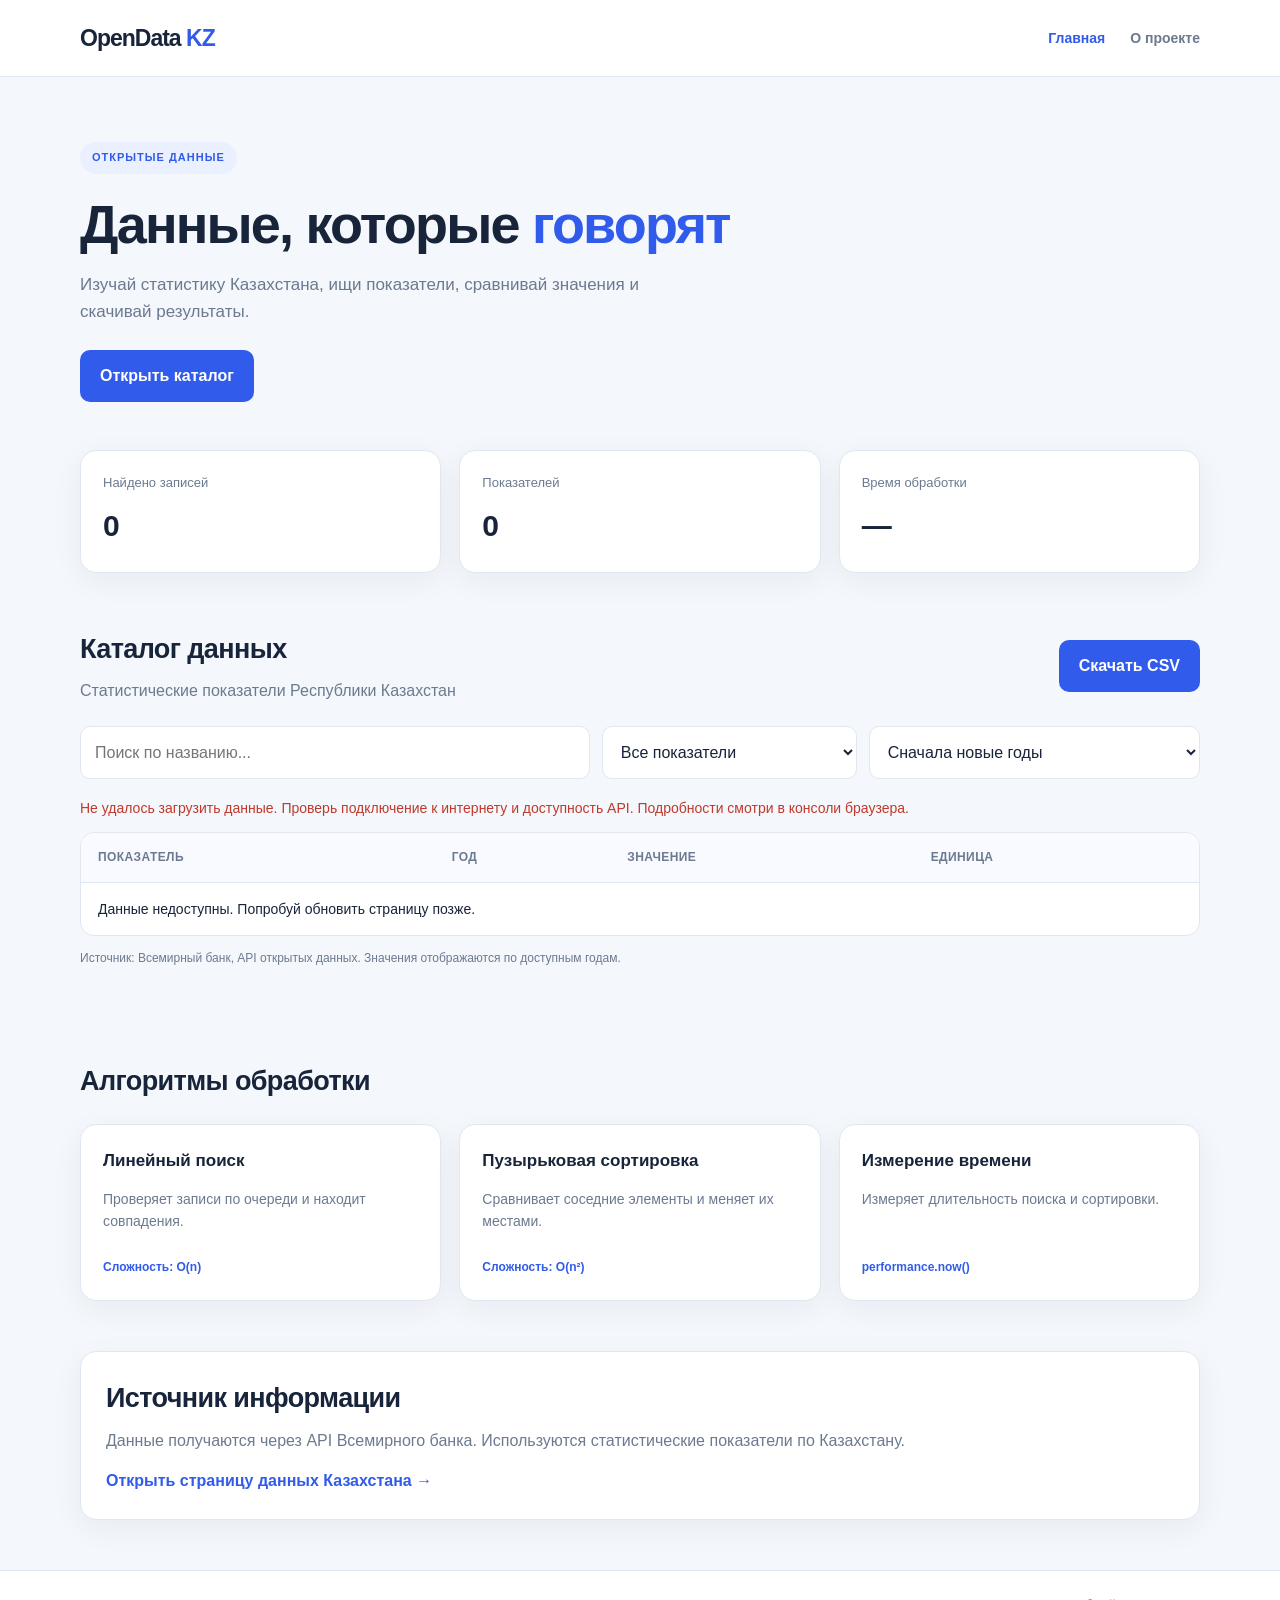
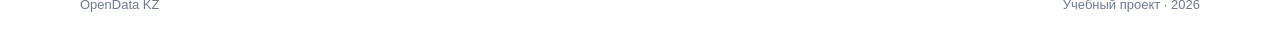
<file: index.html>
<!DOCTYPE html>
<html lang="ru">
<head>
    <meta charset="UTF-8">
    <meta name="viewport" content="width=device-width, initial-scale=1.0">
    <meta name="description" content="Каталог открытых данных Казахстана">
    <title>OpenData KZ — Открытые данные</title>
    <link rel="stylesheet" href="style.css">
    <script src="script.js" defer></script>
</head>
<body>
    <header class="header">
        <div class="container header-content">
            <a href="index.html" class="logo">OpenData <span>KZ</span></a>
            <nav>
                <a href="index.html" class="active">Главная</a>
                <a href="about.html">О проекте</a>
            </nav>
        </div>
    </header>

    <main class="container">
        <section class="hero">
            <div class="hero-label">ОТКРЫТЫЕ ДАННЫЕ</div>
            <h1>Данные, которые <span>говорят</span></h1>
            <p>
                Изучай статистику Казахстана, ищи показатели,
                сравнивай значения и скачивай результаты.
            </p>
            <a href="#catalog" class="main-button">Открыть каталог</a>
        </section>

        <section class="stats">
            <article class="stat-card">
                <span>Найдено записей</span>
                <strong id="recordCount">0</strong>
            </article>
            <article class="stat-card">
                <span>Показателей</span>
                <strong id="indicatorCount">0</strong>
            </article>
            <article class="stat-card">
                <span>Время обработки</span>
                <strong id="timeCount">0 мс</strong>
            </article>
        </section>

        <section id="catalog" class="catalog">
            <div class="section-heading">
                <div>
                    <h2>Каталог данных</h2>
                    <p>Статистические показатели Республики Казахстан</p>
                </div>
                <button id="downloadBtn" class="download-button">
                    Скачать CSV
                </button>
            </div>

            <div class="filters">
                <input
                    type="search"
                    id="searchInput"
                    placeholder="Поиск по названию..."
                    aria-label="Поиск по названию"
                >

                <select id="categorySelect" aria-label="Фильтр показателей">
                    <option value="all">Все показатели</option>
                </select>

                <select id="sortSelect" aria-label="Сортировка">
                    <option value="year-desc">Сначала новые годы</option>
                    <option value="year-asc">Сначала старые годы</option>
                    <option value="name-asc">По названию А–Я</option>
                    <option value="value-desc">По значению: больше</option>
                    <option value="value-asc">По значению: меньше</option>
                </select>
            </div>

            <div id="status" class="status" role="status" aria-live="polite">
                Загружаем данные из API...
            </div>

            <div class="table-wrapper">
                <table>
                    <thead>
                        <tr>
                            <th>Показатель</th>
                            <th>Год</th>
                            <th>Значение</th>
                            <th>Единица</th>
                        </tr>
                    </thead>
                    <tbody id="dataTable">
                        <tr>
                            <td colspan="4">Загрузка данных...</td>
                        </tr>
                    </tbody>
                </table>
            </div>

            <p class="table-note">
                Источник: Всемирный банк, API открытых данных.
                Значения отображаются по доступным годам.
            </p>
        </section>

        <section class="algorithm">
            <h2>Алгоритмы обработки</h2>
            <div class="algorithm-grid">
                <article>
                    <h3>Линейный поиск</h3>
                    <p>Проверяет записи по очереди и находит совпадения.</p>
                    <span>Сложность: O(n)</span>
                </article>
                <article>
                    <h3>Пузырьковая сортировка</h3>
                    <p>Сравнивает соседние элементы и меняет их местами.</p>
                    <span>Сложность: O(n²)</span>
                </article>
                <article>
                    <h3>Измерение времени</h3>
                    <p>Измеряет длительность поиска и сортировки.</p>
                    <span>performance.now()</span>
                </article>
            </div>
        </section>

        <section class="source-card">
            <h2>Источник информации</h2>
            <p>
                Данные получаются через API Всемирного банка.
                Используются статистические показатели по Казахстану.
            </p>
            <a href="https://data.worldbank.org/country/kazakhstan"
               target="_blank" rel="noopener noreferrer">
                Открыть страницу данных Казахстана →
            </a>
        </section>
    </main>

    <footer>
        <div class="container footer-content">
            <span>OpenData KZ</span>
            <span>Учебный проект · 2026</span>
        </div>
    </footer>
</body>
</html>
</file>
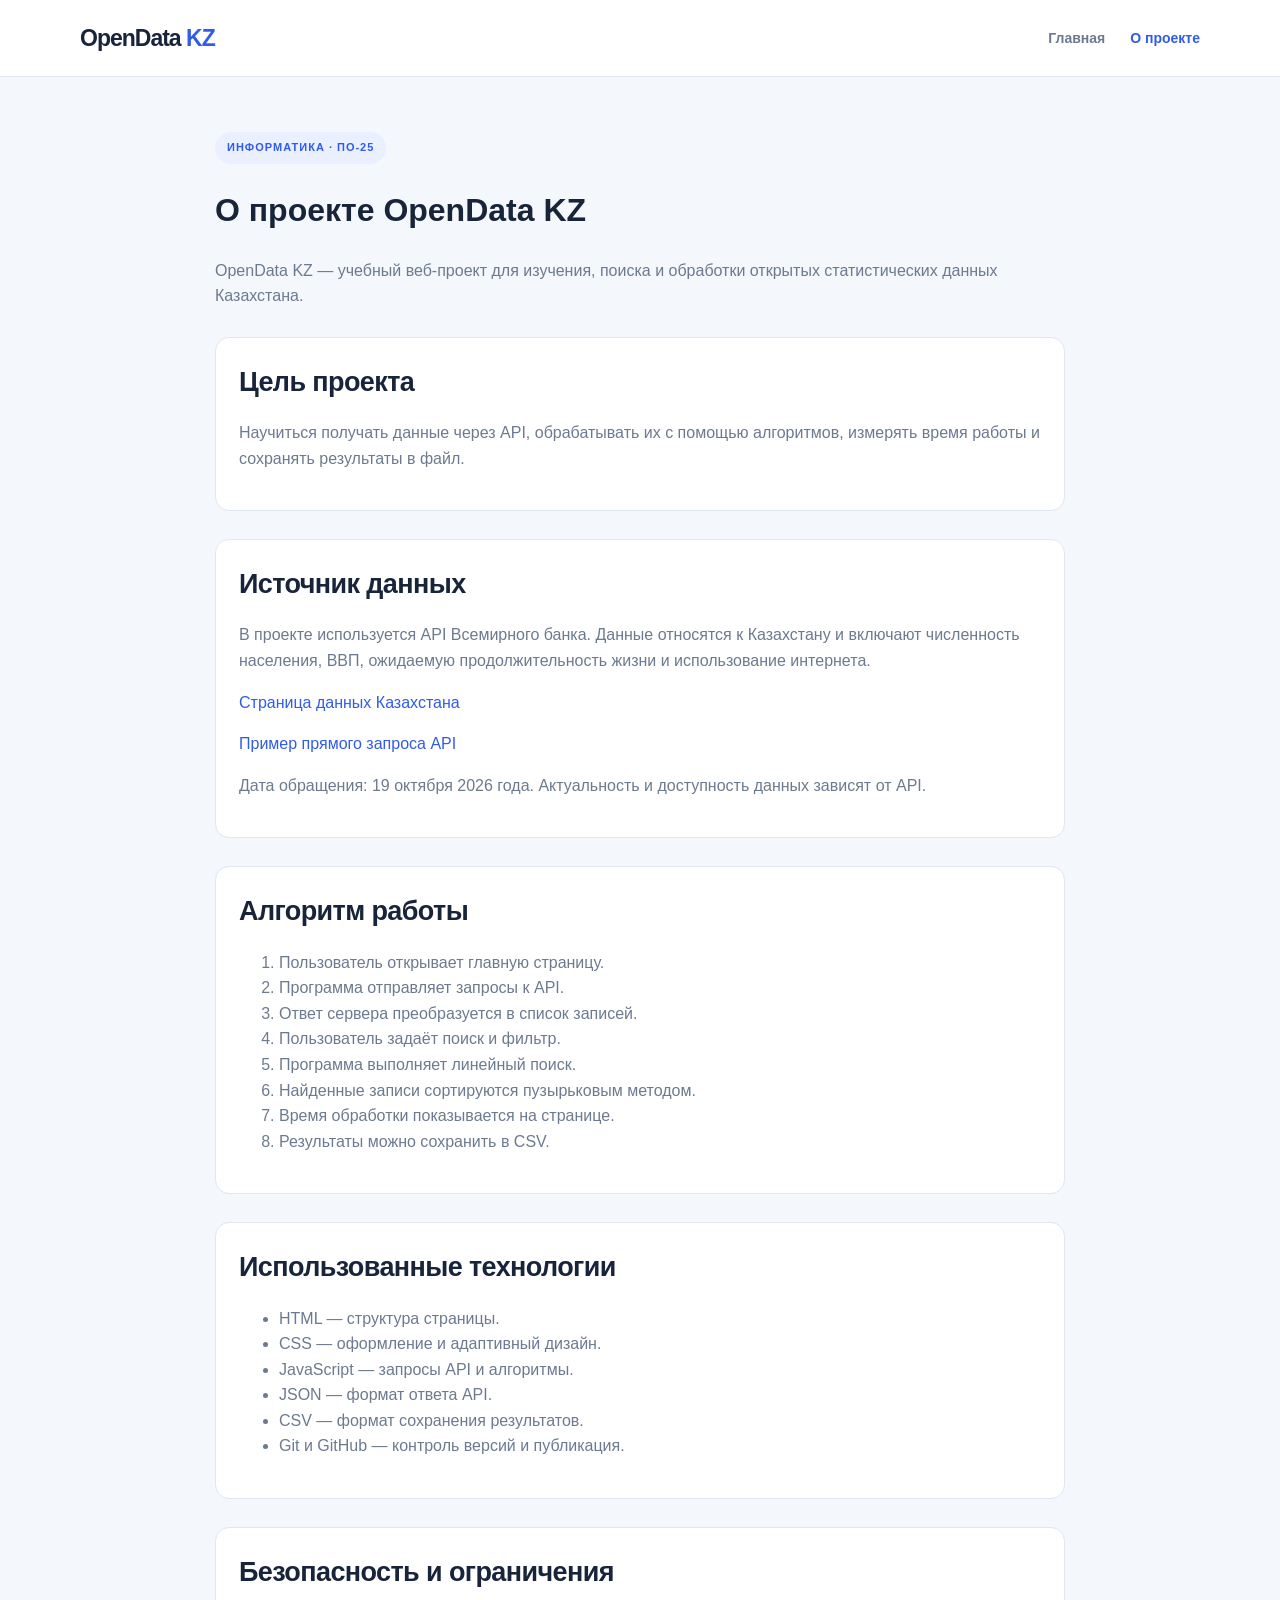
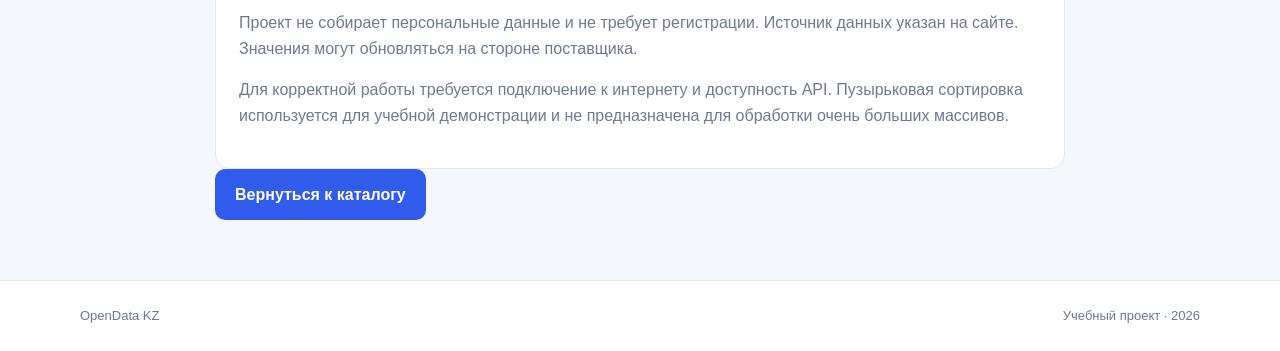
<file: about.html>
<!DOCTYPE html>
<html lang="ru">
<head>
    <meta charset="UTF-8">
    <meta name="viewport" content="width=device-width, initial-scale=1.0">
    <title>О проекте — OpenData KZ</title>
    <link rel="stylesheet" href="style.css">
</head>
<body>
    <header class="header">
        <div class="container header-content">
            <a href="index.html" class="logo">OpenData <span>KZ</span></a>
            <nav>
                <a href="index.html">Главная</a>
                <a href="about.html" class="active">О проекте</a>
            </nav>
        </div>
    </header>

    <main class="container about-page">
        <div class="hero-label">ИНФОРМАТИКА · ПО-25</div>
        <h1>О проекте OpenData KZ</h1>
        <p>
            OpenData KZ — учебный веб-проект для изучения,
            поиска и обработки открытых статистических данных Казахстана.
        </p>

        <section>
            <h2>Цель проекта</h2>
            <p>
                Научиться получать данные через API, обрабатывать их
                с помощью алгоритмов, измерять время работы и сохранять
                результаты в файл.
            </p>
        </section>

        <section>
            <h2>Источник данных</h2>
            <p>
                В проекте используется API Всемирного банка.
                Данные относятся к Казахстану и включают численность
                населения, ВВП, ожидаемую продолжительность жизни
                и использование интернета.
            </p>
            <p>
                <a href="https://data.worldbank.org/country/kazakhstan"
                   target="_blank" rel="noopener noreferrer">
                    Страница данных Казахстана
                </a>
            </p>
            <p>
                <a href="https://api.worldbank.org/v2/country/KAZ/indicator/SP.POP.TOTL?format=json&per_page=30"
                   target="_blank" rel="noopener noreferrer">
                    Пример прямого запроса API
                </a>
            </p>
            <p>
                Дата обращения: 19 октября 2026 года.
                Актуальность и доступность данных зависят от API.
            </p>
        </section>

        <section>
            <h2>Алгоритм работы</h2>
            <ol>
                <li>Пользователь открывает главную страницу.</li>
                <li>Программа отправляет запросы к API.</li>
                <li>Ответ сервера преобразуется в список записей.</li>
                <li>Пользователь задаёт поиск и фильтр.</li>
                <li>Программа выполняет линейный поиск.</li>
                <li>Найденные записи сортируются пузырьковым методом.</li>
                <li>Время обработки показывается на странице.</li>
                <li>Результаты можно сохранить в CSV.</li>
            </ol>
        </section>

        <section>
            <h2>Использованные технологии</h2>
            <ul>
                <li>HTML — структура страницы.</li>
                <li>CSS — оформление и адаптивный дизайн.</li>
                <li>JavaScript — запросы API и алгоритмы.</li>
                <li>JSON — формат ответа API.</li>
                <li>CSV — формат сохранения результатов.</li>
                <li>Git и GitHub — контроль версий и публикация.</li>
            </ul>
        </section>

        <section>
            <h2>Безопасность и ограничения</h2>
            <p>
                Проект не собирает персональные данные и не требует
                регистрации. Источник данных указан на сайте.
                Значения могут обновляться на стороне поставщика.
            </p>
            <p>
                Для корректной работы требуется подключение к интернету
                и доступность API. Пузырьковая сортировка используется
                для учебной демонстрации и не предназначена для
                обработки очень больших массивов.
            </p>
        </section>

        <a href="index.html" class="main-button">Вернуться к каталогу</a>
    </main>

    <footer>
        <div class="container footer-content">
            <span>OpenData KZ</span>
            <span>Учебный проект · 2026</span>
        </div>
    </footer>
</body>
</html>
</file>
<file: style.css>
:root {
    --bg: #f4f7fb;
    --surface: #ffffff;
    --text: #17243a;
    --muted: #6c7a90;
    --primary: #315bea;
    --primary-light: #eaf0ff;
    --border: #e1e7f0;
    --shadow: 0 8px 30px rgba(29, 47, 80, 0.06);
}

* {
    box-sizing: border-box;
}

html {
    scroll-behavior: smooth;
}

body {
    margin: 0;
    background: var(--bg);
    color: var(--text);
    font-family: Arial, sans-serif;
    line-height: 1.6;
}

a {
    color: var(--primary);
    text-decoration: none;
}

.container {
    width: min(1120px, 92%);
    margin: 0 auto;
}

.header {
    background: var(--surface);
    border-bottom: 1px solid var(--border);
}

.header-content,
.footer-content {
    min-height: 76px;
    display: flex;
    align-items: center;
    justify-content: space-between;
    gap: 20px;
}

.logo {
    color: var(--text);
    font-size: 23px;
    font-weight: 800;
    letter-spacing: -1px;
}

.logo span {
    color: var(--primary);
}

nav {
    display: flex;
    gap: 25px;
}

nav a {
    color: var(--muted);
    font-size: 14px;
    font-weight: 600;
}

nav a:hover,
nav a.active {
    color: var(--primary);
}

.hero {
    padding: 65px 0 48px;
    max-width: 750px;
}

.hero-label {
    display: inline-block;
    padding: 7px 12px;
    border-radius: 20px;
    background: var(--primary-light);
    color: var(--primary);
    font-size: 11px;
    font-weight: 800;
    letter-spacing: 1px;
}

.hero h1 {
    margin: 20px 0 12px;
    font-size: clamp(34px, 5vw, 54px);
    line-height: 1.12;
    letter-spacing: -1.8px;
}

.hero h1 span {
    color: var(--primary);
}

.hero p {
    max-width: 570px;
    margin-bottom: 25px;
    color: var(--muted);
    font-size: 17px;
}

.main-button,
.download-button {
    display: inline-block;
    border: 0;
    border-radius: 10px;
    padding: 13px 20px;
    background: var(--primary);
    color: #fff;
    font: inherit;
    font-weight: 700;
    cursor: pointer;
    transition: transform 0.2s, background 0.2s;
}

.main-button:hover,
.download-button:hover {
    background: #2348c8;
    transform: translateY(-2px);
}

.stats {
    display: grid;
    grid-template-columns: repeat(3, 1fr);
    gap: 18px;
    margin-bottom: 55px;
}

.stat-card,
.algorithm-grid article,
.source-card {
    background: var(--surface);
    border: 1px solid var(--border);
    border-radius: 16px;
    box-shadow: var(--shadow);
}

.stat-card {
    padding: 22px;
}

.stat-card span {
    display: block;
    color: var(--muted);
    font-size: 13px;
}

.stat-card strong {
    display: block;
    margin-top: 8px;
    font-size: 30px;
}

.catalog {
    padding-bottom: 45px;
}

.section-heading {
    display: flex;
    align-items: center;
    justify-content: space-between;
    gap: 20px;
    margin-bottom: 22px;
}

h2 {
    margin: 0 0 7px;
    font-size: 27px;
    letter-spacing: -0.6px;
}

.section-heading p,
.source-card p {
    margin: 0;
    color: var(--muted);
}

.filters {
    display: grid;
    grid-template-columns: 2fr 1fr 1.3fr;
    gap: 12px;
    margin-bottom: 18px;
}

input,
select {
    width: 100%;
    min-width: 0;
    padding: 13px 14px;
    border: 1px solid var(--border);
    border-radius: 10px;
    background: var(--surface);
    color: var(--text);
    font: inherit;
    outline: none;
}

input:focus,
select:focus {
    border-color: var(--primary);
    box-shadow: 0 0 0 3px rgba(49, 91, 234, 0.1);
}

.status {
    margin: 12px 0;
    color: var(--muted);
    font-size: 14px;
}

.status.error {
    color: #c0392b;
}

.table-wrapper {
    overflow-x: auto;
    border: 1px solid var(--border);
    border-radius: 14px;
    background: var(--surface);
}

table {
    width: 100%;
    border-collapse: collapse;
    text-align: left;
}

th,
td {
    padding: 15px 17px;
    border-bottom: 1px solid var(--border);
    white-space: nowrap;
}

th {
    background: #f8faff;
    color: var(--muted);
    font-size: 12px;
    text-transform: uppercase;
    letter-spacing: 0.4px;
}

td {
    font-size: 14px;
}

tbody tr:hover {
    background: #f7f9ff;
}

tbody tr:last-child td {
    border-bottom: 0;
}

.table-note {
    margin-top: 13px;
    color: var(--muted);
    font-size: 12px;
}

.algorithm {
    padding: 35px 0 50px;
}

.algorithm h2 {
    margin-bottom: 20px;
}

.algorithm-grid {
    display: grid;
    grid-template-columns: repeat(3, 1fr);
    gap: 18px;
}

.algorithm-grid article {
    padding: 22px;
}

.algorithm-grid h3 {
    margin: 0 0 10px;
    font-size: 17px;
}

.algorithm-grid p {
    min-height: 48px;
    color: var(--muted);
    font-size: 14px;
}

.algorithm-grid span {
    display: inline-block;
    margin-top: 8px;
    color: var(--primary);
    font-size: 12px;
    font-weight: 700;
}

.source-card {
    margin-bottom: 50px;
    padding: 25px;
}

.source-card p {
    margin-bottom: 15px;
}

.source-card a {
    font-weight: 700;
}

footer {
    background: var(--surface);
    border-top: 1px solid var(--border);
}

.footer-content {
    min-height: 70px;
    color: var(--muted);
    font-size: 13px;
}

.about-page {
    max-width: 850px;
    min-height: 65vh;
    padding-top: 55px;
    padding-bottom: 60px;
}

.about-page section {
    margin-top: 28px;
    padding: 23px;
    background: var(--surface);
    border: 1px solid var(--border);
    border-radius: 14px;
}

.about-page p,
.about-page li {
    color: var(--muted);
}

@media (max-width: 760px) {
    .stats,
    .algorithm-grid {
        grid-template-columns: 1fr;
    }

    .filters {
        grid-template-columns: 1fr;
    }

    .section-heading {
        align-items: flex-start;
        flex-direction: column;
    }

    .hero {
        padding-top: 45px;
    }

    .hero h1 {
        letter-spacing: -1px;
    }

    .algorithm-grid p {
        min-height: 0;
    }
}

@media (max-width: 440px) {
    .header-content {
        align-items: flex-start;
        flex-direction: column;
        padding: 15px 0;
    }

    nav {
        gap: 18px;
    }

    .footer-content {
        align-items: flex-start;
        justify-content: center;
        flex-direction: column;
        gap: 0;
        padding: 15px 0;
    }
}
</file>
